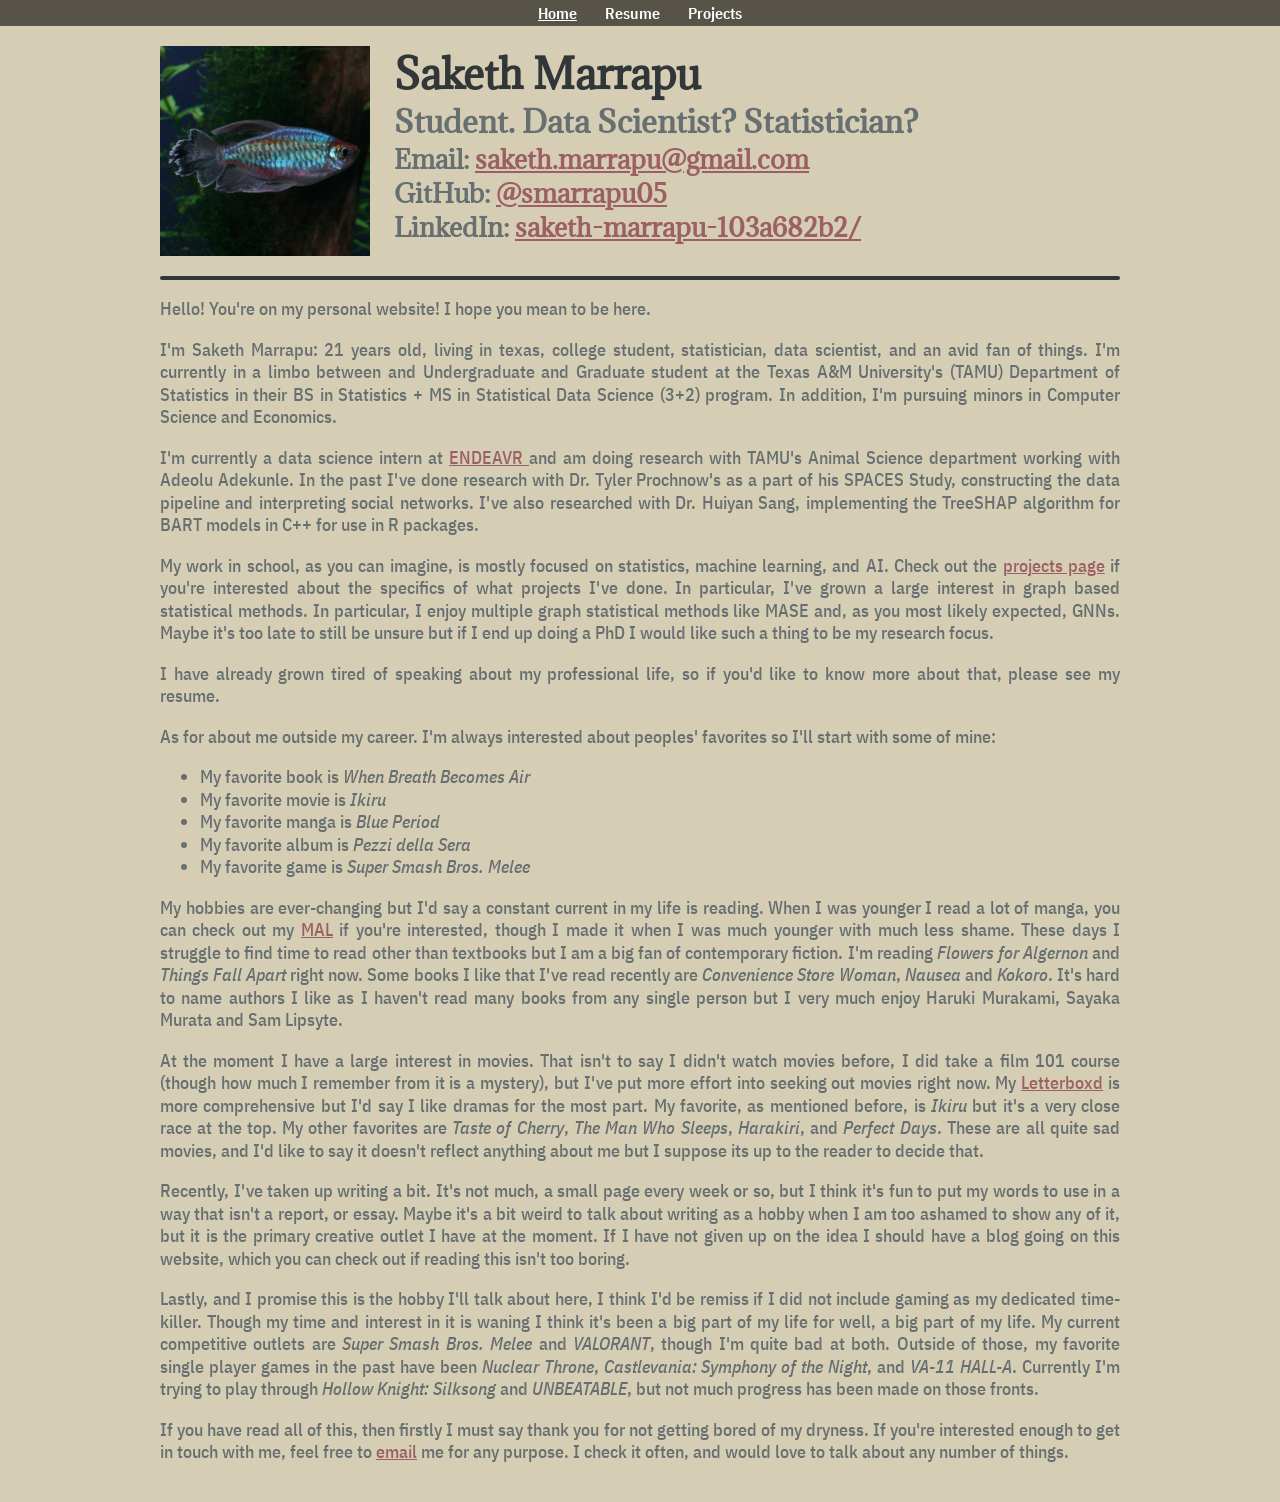
<file: index.html>
<!doctype html>
<html lang="en-US">
    <head>
        <meta charset="utf-8" />
        <meta name="viewport" content="width=device-width" />
        <link href="styles/style.css" rel="stylesheet" />
        <link rel="icon" type="image/png" href="images/securitycambr.png">
        <link rel="preconnect" href="https://fonts.googleapis.com">
        <link rel="preconnect" href="https://fonts.gstatic.com" crossorigin>
        <link href="https://fonts.googleapis.com/css2?family=Adamina&family=IBM+Plex+Sans+Condensed:ital,wght@0,100;0,200;0,300;0,400;0,500;0,600;0,700;1,100;1,200;1,300;1,400;1,500;1,600;1,700&display=swap" rel="stylesheet">
        <title>Saketh</title>
    </head>
    <body>
        <nav class="site-nav" aria-label="Main navigation">
            <ul>
                <li><a href="index.html" aria-current="page">Home</a></li>
                <li><a href="resume.html">Resume</a></li>
                <li><a href="projects.html">Projects</a></li>
                <!--
                <li><a href="blog.html">Blog</a></li>
                -->
            </ul>
        </nav>

        <main class="page-content">
            <div class="intro">
                <div class="intro-photo">
                    <img src="images/CongoTetra.JPG" alt="Congo Tetra from my trip to the Atlanta Aquarium"/>
                </div>
                <div class="intro-text">
                    <h1>Saketh Marrapu</h1>
                    <h2>Student. Data Scientist? Statistician?</h2>
                    <h3>
                        Email: <a href="mailto:saketh.marrapu@gmail.com">saketh.marrapu@gmail.com</a> <br>
                        GitHub: <a href="https://github.com/smarrapu05">@smarrapu05</a> <br>
                        LinkedIn: <a href="https://www.linkedin.com/in/saketh-marrapu-103a682b2/">saketh-marrapu-103a682b2/</a>
                    </h3>
                </div>
            </div>

            <!-- <img src="images/securitycambr.png" alt="Security Camera from Un Homme Qui Dort" /> -->

            <hr>

            <p>Hello! You're on my personal website! I hope you mean to be here.</p>
            <p>
                I'm Saketh Marrapu: 21 years old, living in texas, college student, statistician, data scientist, and an
                avid fan of things.
                I'm currently in a limbo between and Undergraduate and Graduate student at the Texas A&M University's
                (TAMU) Department of Statistics in their BS in Statistics + MS in Statistical Data Science
                (3+2) program. In addition, I'm pursuing minors in Computer Science and Economics.
            </p>
            <p>
                I'm currently a data science intern at <a href="https://endeavr.city"> ENDEAVR </a> and am doing
                research with TAMU's Animal Science department working with
                Adeolu Adekunle. In the past I've done research with Dr. Tyler Prochnow's as a part of his SPACES Study,
                constructing the data pipeline and interpreting
                social networks. I've also researched with Dr. Huiyan Sang, implementing the TreeSHAP algorithm for BART
                models in C++ for use in R packages.
            </p>
            <p>
                My work in school, as you can imagine, is mostly focused on statistics, machine learning, and AI. Check
                out the <a href="projects.html">projects page</a> if you're interested
                about the specifics of what projects I've done. In particular, I've grown a large interest in graph
                based statistical methods. In particular, I enjoy multiple
                graph statistical methods like MASE and, as you most likely expected, GNNs. Maybe it's too late to still
                be unsure but if I end up doing a PhD I would
                like such a thing to be my research focus.
            </p>
            <p>
                I have already grown tired of speaking about my professional life, so if you'd like to know more about
                that, please see my resume.
            </p>
            <p>
                As for about me outside my career. I'm always interested about peoples' favorites so I'll start with
                some of mine:
            </p>
            <ul>
                <li>My favorite book is <em>When Breath Becomes Air</em></li>
                <li>My favorite movie is <em>Ikiru</em></li>
                <li>My favorite manga is <em>Blue Period</em></li>
                <li>My favorite album is <em>Pezzi della Sera</em></li>
                <li>My favorite game is <em>Super Smash Bros. Melee</em></li>
            </ul>
            <p>
                My hobbies are ever-changing but I'd say a constant current in my life is reading. When I was younger I
                read a lot of manga, you can check out my
                <a href="https://myanimelist.net/profile/Reaper2570">MAL</a> if you're interested, though I made it when
                I was much younger with much less shame.
                These days I struggle to find time to read other than textbooks but I am a big fan of contemporary
                fiction. I'm reading <em>Flowers for Algernon</em>
                and <em>Things Fall Apart</em> right now. Some books I like that I've read recently are <em>Convenience
                Store Woman</em>,
                <em>Nausea</em> and <em>Kokoro</em>. It's hard to name authors I like as I haven't read many books from
                any single person but I
                very much enjoy Haruki Murakami, Sayaka Murata and Sam Lipsyte.
            </p>
            <p>
                At the moment I have a large interest in movies. That isn't to say I didn't watch movies before, I did
                take a film 101 course (though how much I remember
                from it is a mystery), but I've put more effort into seeking out movies right now. My <a
                    href="https://letterboxd.com/BigSludge/">Letterboxd</a> is more
                comprehensive but I'd say I like dramas for the most part. My favorite, as mentioned before, is <em>Ikiru</em>
                but it's a very close race at the top. My other
                favorites are <em>Taste of Cherry</em>, <em>The Man Who Sleeps</em>, <em>Harakiri</em>, and <em>Perfect
                Days</em>. These are all quite sad movies, and I'd like to say it doesn't reflect
                anything about me but I suppose its up to the reader to decide that.
            </p>
            <p>
                Recently, I've taken up writing a bit. It's not much, a small page every week or so, but I think it's
                fun to put my words to use in a way that isn't a
                report, or essay. Maybe it's a bit weird to talk about writing as a hobby when I am too ashamed to show
                any of it, but it is the primary creative outlet
                I have at the moment. If I have not given up on the idea I should have a blog going on this website,
                which you can check out if reading this isn't too
                boring.
            </p>
            <p>
                Lastly, and I promise this is the hobby I'll talk about here, I think I'd be remiss if I did not include
                gaming as my dedicated time-killer. Though my
                time and interest in it is waning I think it's been a big part of my life for well, a big part of my
                life. My current competitive outlets are <em>Super
                Smash Bros. Melee</em> and <em>VALORANT</em>, though I'm quite bad at both. Outside of those, my
                favorite single player games in the past have been <em>Nuclear Throne</em>,
                <em>Castlevania: Symphony of the Night</em>, and <em>VA-11 HALL-A</em>. Currently I'm trying to play
                through <em>Hollow Knight: Silksong</em> and <em>UNBEATABLE</em>, but not much progress
                has been made on those fronts.
            </p>
            <p>
                If you have read all of this, then firstly I must say thank you for not getting bored of my dryness. If
                you're interested enough to get in touch with me,
                feel free to <a href="mailto:saketh.marrapu@gmail.com">email</a> me for any purpose. I check it often,
                and would love to talk about any number
                of things.
            </p>
        </main>
    </body>
</html>
</file>
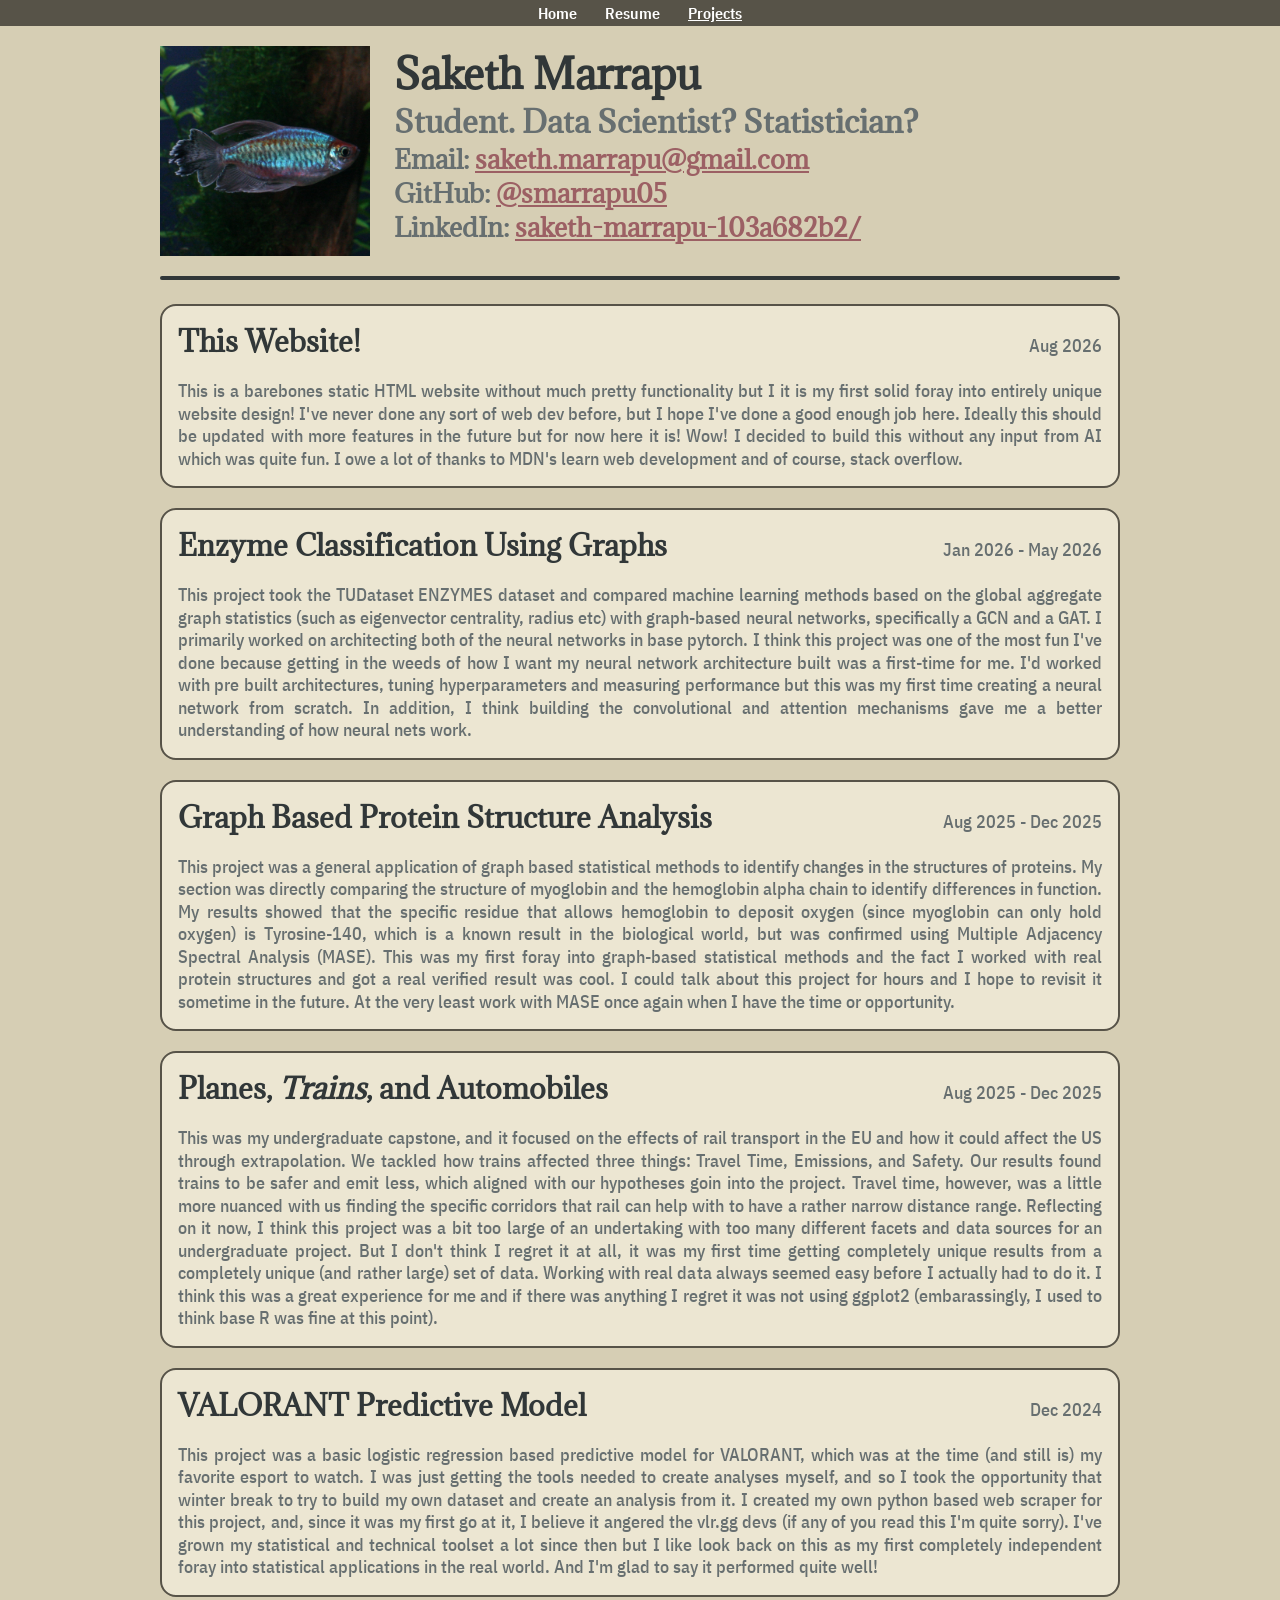
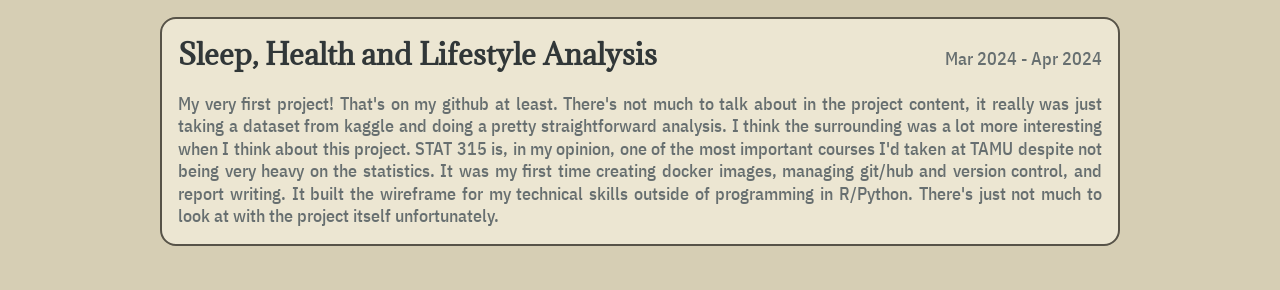
<file: projects.html>
<!doctype html>
<html lang="en-US">
    <head>
        <meta charset="utf-8" />
        <meta name="viewport" content="width=device-width" />
        <link href="styles/style.css" rel="stylesheet" />
        <link rel="icon" type="image/png" href="images/securitycambr.png">
        <link rel="preconnect" href="https://fonts.googleapis.com">
        <link rel="preconnect" href="https://fonts.gstatic.com" crossorigin>
        <link href="https://fonts.googleapis.com/css2?family=Adamina&family=IBM+Plex+Sans+Condensed:ital,wght@0,100;0,200;0,300;0,400;0,500;0,600;0,700;1,100;1,200;1,300;1,400;1,500;1,600;1,700&display=swap" rel="stylesheet">
        <title>Saketh | Projects</title>
    </head>

    <body>
        <nav class="site-nav" aria-label="Main navigation">
            <ul>
                <li><a href="index.html">Home</a></li>
                <li><a href="resume.html">Resume</a></li>
                <li><a href="projects.html" aria-current="page">Projects</a></li>
                <!--
                <li><a href="blog.html">Blog</a></li>
                -->
            </ul>
        </nav>

        <main  class="page-content">
            <div class="intro">
                <div class="intro-photo">
                    <img src="images/CongoTetra.JPG" alt="Congo Tetra from my trip to the Atlanta Aquarium"/>
                </div>
                <div class="intro-text">
                    <h1>Saketh Marrapu</h1>
                    <h2>Student. Data Scientist? Statistician?</h2>
                    <h3>
                        Email: <a href="mailto:saketh.marrapu@gmail.com">saketh.marrapu@gmail.com</a> <br>
                        GitHub: <a href="https://github.com/smarrapu05">@smarrapu05</a> <br>
                        LinkedIn: <a href="https://www.linkedin.com/in/saketh-marrapu-103a682b2/">saketh-marrapu-103a682b2/</a>
                    </h3>
                </div>
            </div>
            <hr>

            <section class="projects-list" aria-label="Projects">
                <a class="project-card" href="https://github.com/smarrapu05/smarrapu05.github.io" target="_blank" rel="noopener noreferrer">
                    <article>
                        <div class="project-card-header">
                            <h2 class="project-card-title">This Website!</h2>
                            <p class="project-card-dates">Aug 2026</p>
                        </div>

                        <p class="project-card-description">
                            This is a barebones static HTML website without much pretty functionality but I it is my first solid foray into entirely
                            unique website design! I've never done any sort of web dev before, but I hope I've done a good enough job here. Ideally this
                            should be updated with more features in the future but for now here it is! Wow! I decided to build this without any input from
                            AI which was quite fun. I owe a lot of thanks to MDN's learn web development and of course, stack overflow.
                        </p>
                    </article>
                </a>

                <a class="project-card" href="https://github.com/smarrapu05/stat656final" target="_blank" rel="noopener noreferrer">
                    <article>
                        <div class="project-card-header">
                            <h2 class="project-card-title">Enzyme Classification Using Graphs</h2>
                            <p class="project-card-dates">Jan 2026 - May 2026</p>
                        </div>

                        <p class="project-card-description">
                            This project took the TUDataset ENZYMES dataset and compared machine learning methods based on the global aggregate graph statistics
                            (such as eigenvector centrality, radius etc) with graph-based neural networks, specifically a GCN and a GAT. I primarily worked on
                            architecting both of the neural networks in base pytorch. I think this project was one of the most fun I've done because getting in the
                            weeds of how I want my neural network architecture built was a first-time for me. I'd worked with pre built architectures, tuning hyperparameters
                            and measuring performance but this was my first time creating a neural network from scratch. In addition, I think building the convolutional
                            and attention mechanisms gave me a better understanding of how neural nets work.
                        </p>
                    </article>
                </a>

                <a class="project-card" href="https://github.com/smarrapu05/stat636final" target="_blank" rel="noopener noreferrer">
                    <article>
                        <div class="project-card-header">
                            <h2 class="project-card-title">Graph Based Protein Structure Analysis</h2>
                            <p class="project-card-dates">Aug 2025 - Dec 2025</p>
                        </div>

                        <p class="project-card-description">
                            This project was a general application of graph based statistical methods to identify changes in the structures of proteins. My section was
                            directly comparing the structure of myoglobin and the hemoglobin alpha chain to identify differences in function. My results showed that the
                            specific residue that allows hemoglobin to deposit oxygen (since myoglobin can only hold oxygen) is Tyrosine-140, which is a known result in the
                            biological world, but was confirmed using Multiple Adjacency Spectral Analysis (MASE). This was my first foray into graph-based statistical methods
                            and the fact I worked with real protein structures and got a real verified result was cool. I could talk about this project for hours and I hope
                            to revisit it sometime in the future. At the very least work with MASE once again when I have the time or opportunity.
                        </p>
                    </article>
                </a>

                <a class="project-card" href="https://github.com/smarrapu05/stat482final" target="_blank" rel="noopener noreferrer">
                    <article>
                        <div class="project-card-header">
                            <h2 class="project-card-title">Planes, <em>Trains</em>, and Automobiles</h2>
                            <p class="project-card-dates">Aug 2025 - Dec 2025</p>
                        </div>

                        <p class="project-card-description">
                            This was my undergraduate capstone, and it focused on the effects of rail transport in the EU and how it could affect the US through
                            extrapolation. We tackled how trains affected three things: Travel Time, Emissions, and Safety. Our results found
                            trains to be safer and emit less, which aligned with our hypotheses goin into the project. Travel time, however, was a little more nuanced
                            with us finding the specific corridors that rail can help with to have a rather narrow distance range. Reflecting on it now, I think this project was
                            a bit too large of an undertaking with too many different facets and data sources for an undergraduate project. But I don't think I regret it
                            at all, it was my first time getting completely unique results from a completely unique (and rather large) set of data. Working with real
                            data always seemed easy before I actually had to do it. I think this was a great experience for me and if there was anything I regret it was
                            not using ggplot2 (embarassingly, I used to think base R was fine at this point).
                        </p>
                    </article>
                </a>

                <a class="project-card" href="https://github.com/smarrapu05/valPredictive" target="_blank" rel="noopener noreferrer">
                    <article>
                        <div class="project-card-header">
                            <h2 class="project-card-title">VALORANT Predictive Model</h2>
                            <p class="project-card-dates">Dec 2024</p>
                        </div>

                        <p class="project-card-description">
                            This project was a basic logistic regression based predictive model for VALORANT, which was at the time (and still is) my favorite esport
                            to watch. I was just getting the tools needed to create analyses myself, and so I took the opportunity that winter break to try to build my own
                            dataset and create an analysis from it. I created my own python based web scraper for this project, and, since it was my first go at it, I
                            believe it angered the vlr.gg devs (if any of you read this I'm quite sorry). I've grown my statistical and technical toolset a lot since
                            then but I like look back on this as my first completely independent foray into statistical applications in the real world. And I'm glad to
                            say it performed quite well!
                        </p>
                    </article>
                </a>

                <a class="project-card" href="https://github.com/smarrapu05/stat315final" target="_blank" rel="noopener noreferrer">
                    <article>
                        <div class="project-card-header">
                            <h2 class="project-card-title">Sleep, Health and Lifestyle Analysis</h2>
                            <p class="project-card-dates">Mar 2024 - Apr 2024</p>
                        </div>

                        <p class="project-card-description">
                            My very first project! That's on my github at least. There's not much to talk about in the project content, it really was just taking
                            a dataset from kaggle and doing a pretty straightforward analysis. I think the surrounding was a lot more interesting when I think about this
                            project. STAT 315 is, in my opinion, one of the most important courses I'd taken at TAMU despite not being very heavy on the statistics. It was
                            my first time creating docker images, managing git/hub and version control, and report writing. It built the wireframe for my technical skills
                            outside of programming in R/Python. There's just not much to look at with the project itself unfortunately.
                        </p>
                    </article>
                </a>

            </section>


        </main>
    </body>
</html>
</file>
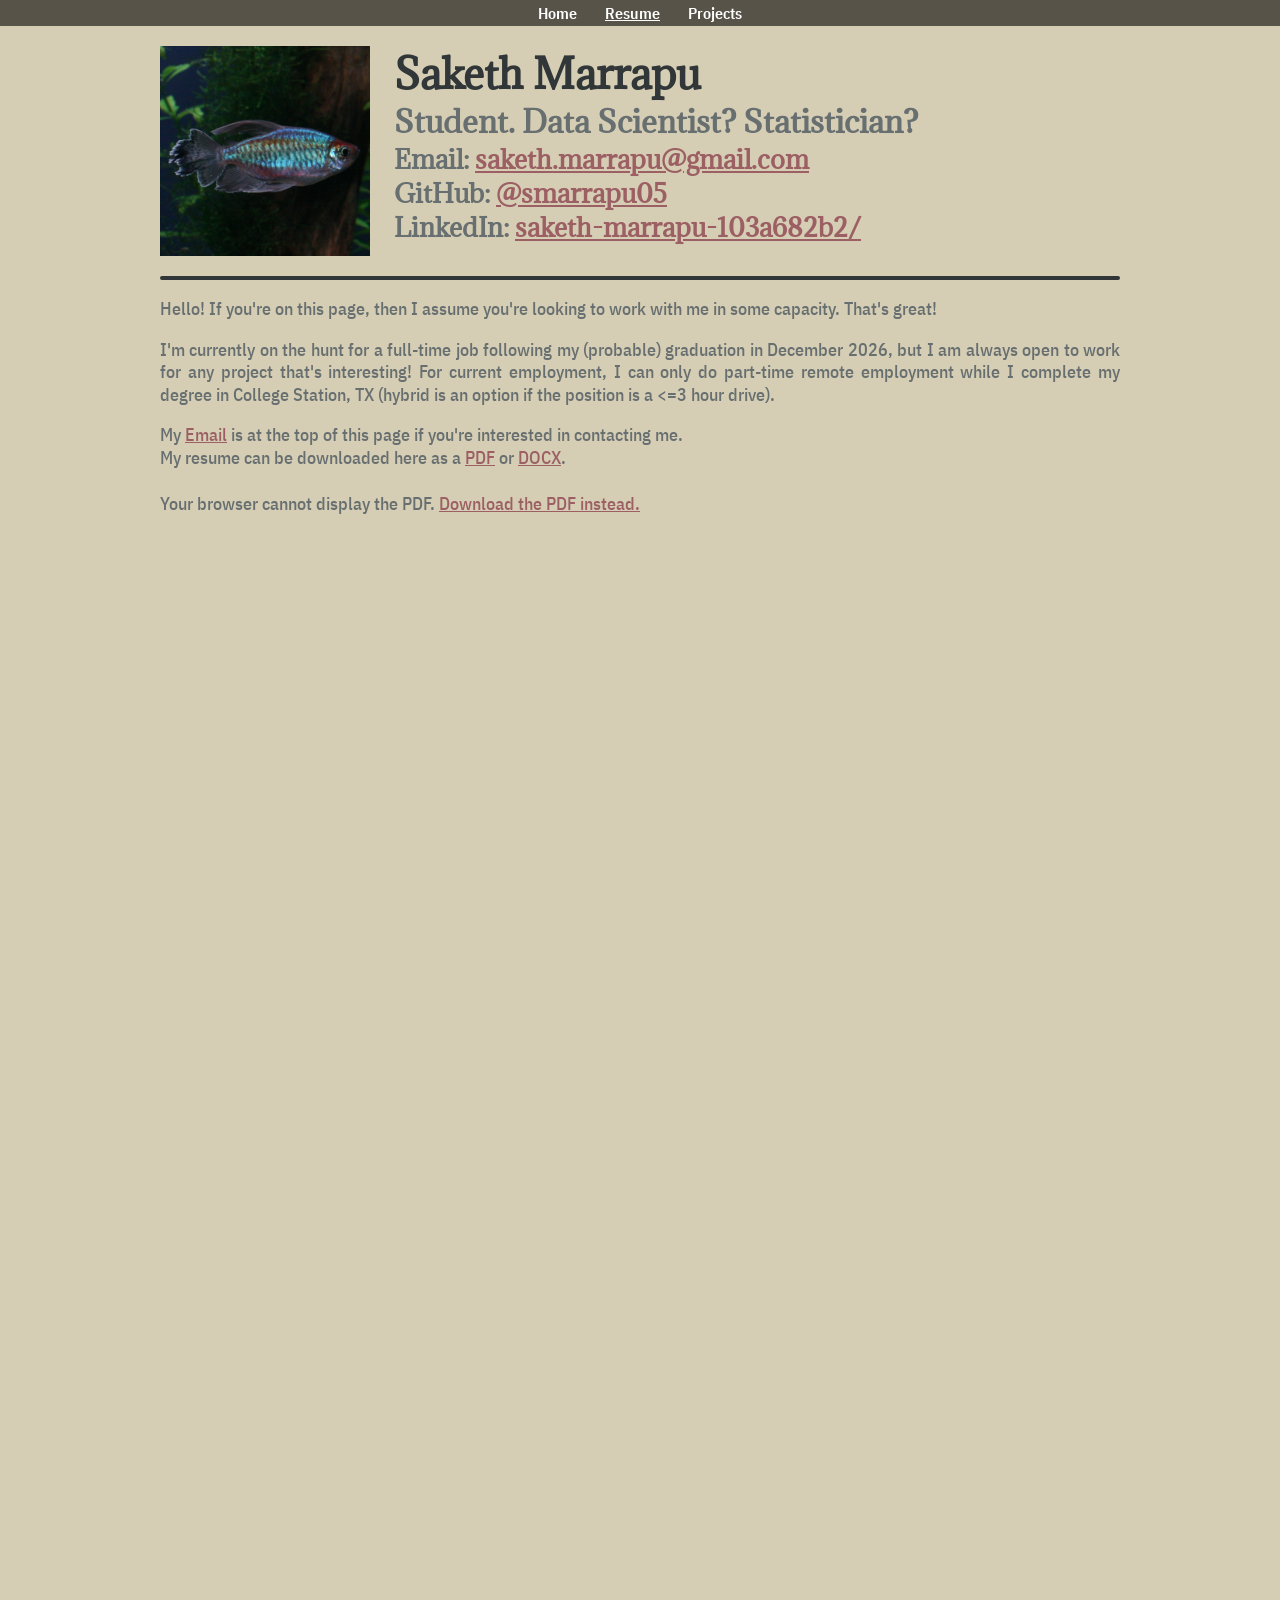
<file: resume.html>
<!doctype html>
<html lang="en-US">
    <head>
        <meta charset="utf-8" />
        <meta name="viewport" content="width=device-width" />
        <link href="styles/style.css" rel="stylesheet" />
        <link rel="icon" type="image/png" href="images/securitycambr.png">
        <link rel="preconnect" href="https://fonts.googleapis.com">
        <link rel="preconnect" href="https://fonts.gstatic.com" crossorigin>
        <link href="https://fonts.googleapis.com/css2?family=Adamina&family=IBM+Plex+Sans+Condensed:ital,wght@0,100;0,200;0,300;0,400;0,500;0,600;0,700;1,100;1,200;1,300;1,400;1,500;1,600;1,700&display=swap" rel="stylesheet">
        <title>Saketh | Resume</title>
    </head>

    <body>
        <nav class="site-nav" aria-label="Main navigation">
            <ul>
                <li><a href="index.html">Home</a></li>
                <li><a href="resume.html" aria-current="page">Resume</a></li>
                <li><a href="projects.html">Projects</a></li>
                <!--
                <li><a href="blog.html">Blog</a></li>
                -->
            </ul>
        </nav>

        <main  class="page-content">
            <div class="intro">
                <div class="intro-photo">
                    <img src="images/CongoTetra.JPG" alt="Congo Tetra from my trip to the Atlanta Aquarium"/>
                </div>
                <div class="intro-text">
                    <h1>Saketh Marrapu</h1>
                    <h2>Student. Data Scientist? Statistician?</h2>
                    <h3>
                        Email: <a href="mailto:saketh.marrapu@gmail.com">saketh.marrapu@gmail.com</a> <br>
                        GitHub: <a href="https://github.com/smarrapu05">@smarrapu05</a> <br>
                        LinkedIn: <a href="https://www.linkedin.com/in/saketh-marrapu-103a682b2/">saketh-marrapu-103a682b2/</a>
                    </h3>
                </div>
            </div>

            <hr>
            <p>Hello! If you're on this page, then I assume you're looking to work with me in some capacity. That's great!</p>
            <p>
                I'm currently on the hunt for a full-time job following my (probable) graduation in December 2026, but I am always open to work for
                any project that's interesting! For current employment, I can only do part-time remote employment while I complete my degree in
                College Station, TX (hybrid is an option if the position is a <=3 hour drive).
            </p>
            <p>
                My <a href="mailto:saketh.marrapu@gmail.com">Email</a> is at the top of this page if you're interested in contacting me. <br>
                My resume can be downloaded here as a
                <a href="files/saketh_marrapu_resume.pdf" download="files/saketh_marrapu_resume.pdf">PDF</a>
                or
                <a href="files/saketh_marrapu_resume.docx" download="files/saketh_marrapu_resume.docx">DOCX</a>.
            </p>
            <object
                class="resume-pdf"
                data="files/saketh_marrapu_resume.pdf"
                type="application/pdf"
                >
                <p>Your browser cannot display the PDF.
                    <a href="files/saketh_marrapu_resume.pdf" download="files/saketh_marrapu_resume.pdf">Download the PDF instead.</a></p>
            </object>
        </main>
    </body>
</html>
</file>
<file: styles/style.css>
html {
    font-size: 16px;
    font-family: "IBM Plex Sans Condensed", sans-serif;
}

h1 {
    font-size: 40px;
    text-align: center;
    font-family: "Adamina", Serif;
    margin: 0;
    padding: 0px 0;
    color: #313738;
}

h2 {
    margin: 0;
    font-size: 30px;
    text-align: center;
    font-family: "Adamina", Serif;
    color: #676f70;
}
h3{
    margin: 0;
    font-size: 25px;
    text-align: center;
    font-family: "Adamina", Serif;
    color: #676f70;
}

a{
    text-align: center;
    color: #9c6064;
}

.site-nav {
    background-color: #575348;
    margin-bottom: 20px;
}

.site-nav ul {
    display: flex;
    justify-content: center;
    list-style: none;
    margin: 0;
    padding: 0;
}

.site-nav a {
    display: block;
    padding: 3px 14px;
    font-size: 16px;
    color: white;
    text-decoration: none;
    font-weight: 600;
}

.site-nav a:hover,
.site-nav a:focus {
    color: #d6ceb4;
    text-decoration: underline;
}

.site-nav a[aria-current="page"] {
    text-decoration: underline;
}

hr{
    border: none;
    height: 4px;
    background-color: #313738;
    border-radius: 2px;
}

p{
    font-size: 18px;
    font-weight: 500;
    letter-spacing: 0px;
    line-height: 1.25;
    text-align: justify;
    color: #676f70;
}

li{
    font-size: 18px;
    font-weight: 500;
    letter-spacing: 0px;
    line-height: 1.25;
    text-align: justify;
    color: #676f70;
}



html {
    background-color: #d6ceb4;
}

* {
    box-sizing: border-box;
}

body {
    margin: 0;
}

.page-content {
    width: min(calc(100% - 40px), 1000px);
    margin: 0 auto;
    padding: 0 20px 20px;
}

img {
    display: block;
    margin: 0 auto;
    max-width: 50%;
}

.intro {
    display: grid;
    grid-template-columns: 210px 1fr;
    gap: 24px;
    align-items: stretch;
    margin-top: 20px;
    margin-bottom: 20px;
}
.intro-photo{
    overflow: hidden;
}

.intro-photo img{
    display: block;
    width: 100%;
    height: 100%;
    max-width: none;
    margin: 0;
    object-fit: cover;
}

.intro-text h1,
.intro-text h2,
.intro-text h3 {
    text-align: Justify;
}
/*resume*/
.resume-pdf {
    display: block;
    width: 100%;
    height: 1125px;
    margin: 24px 0;
}
/* projects */
.projects-list {
    display: grid;
    gap: 20px;
    margin: 24px 0;
}

.project-card {
    display: block;
    /*min-height: 250px;*/
    padding:16px;
    background-color: #ece6d2;
    border: 2px solid #575348;
    border-radius: 16px;
    color: inherit;
    text-decoration: none;
    transition: transform 0.15s ease, background-color 0.15s ease;
}

.project-card:hover,
.project-card:focus {
    background-color: #e2dac3;
    transform: translateY(-3px);
}

.project-card-header {
    display: flex;
    justify-content: space-between;
    align-items: baseline;
    gap: 24px;
}

.project-card-title {
    margin: 0;
    font-family: "Adamina", serif;
    font-size: 28px;
    text-align: left;
    color: #313738;
}

.project-card-dates {
    margin: 0;
    font-size: 18px;
    text-align: right;
    color: #676f70;
}

.project-card-description {
    margin: 20px 0 0;
    text-align: justify;
    color: #676f70;
}
</file>
